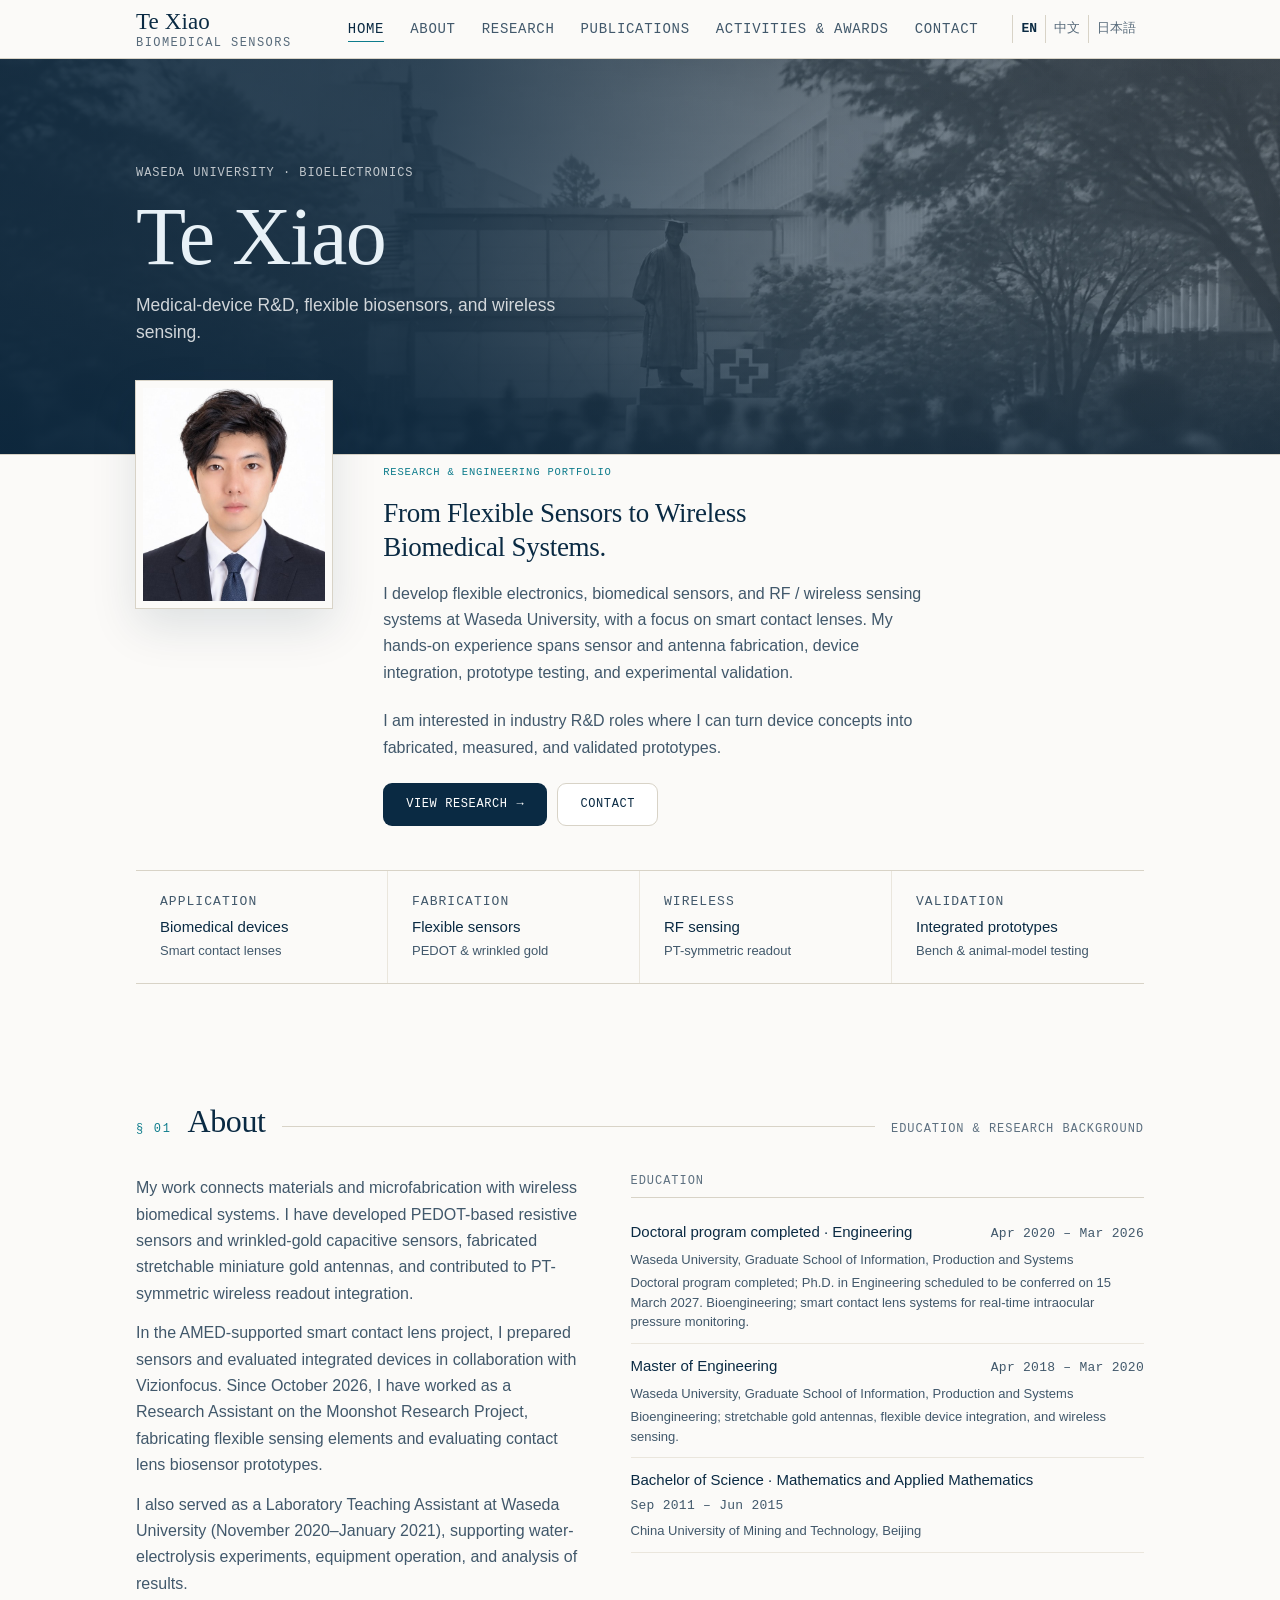
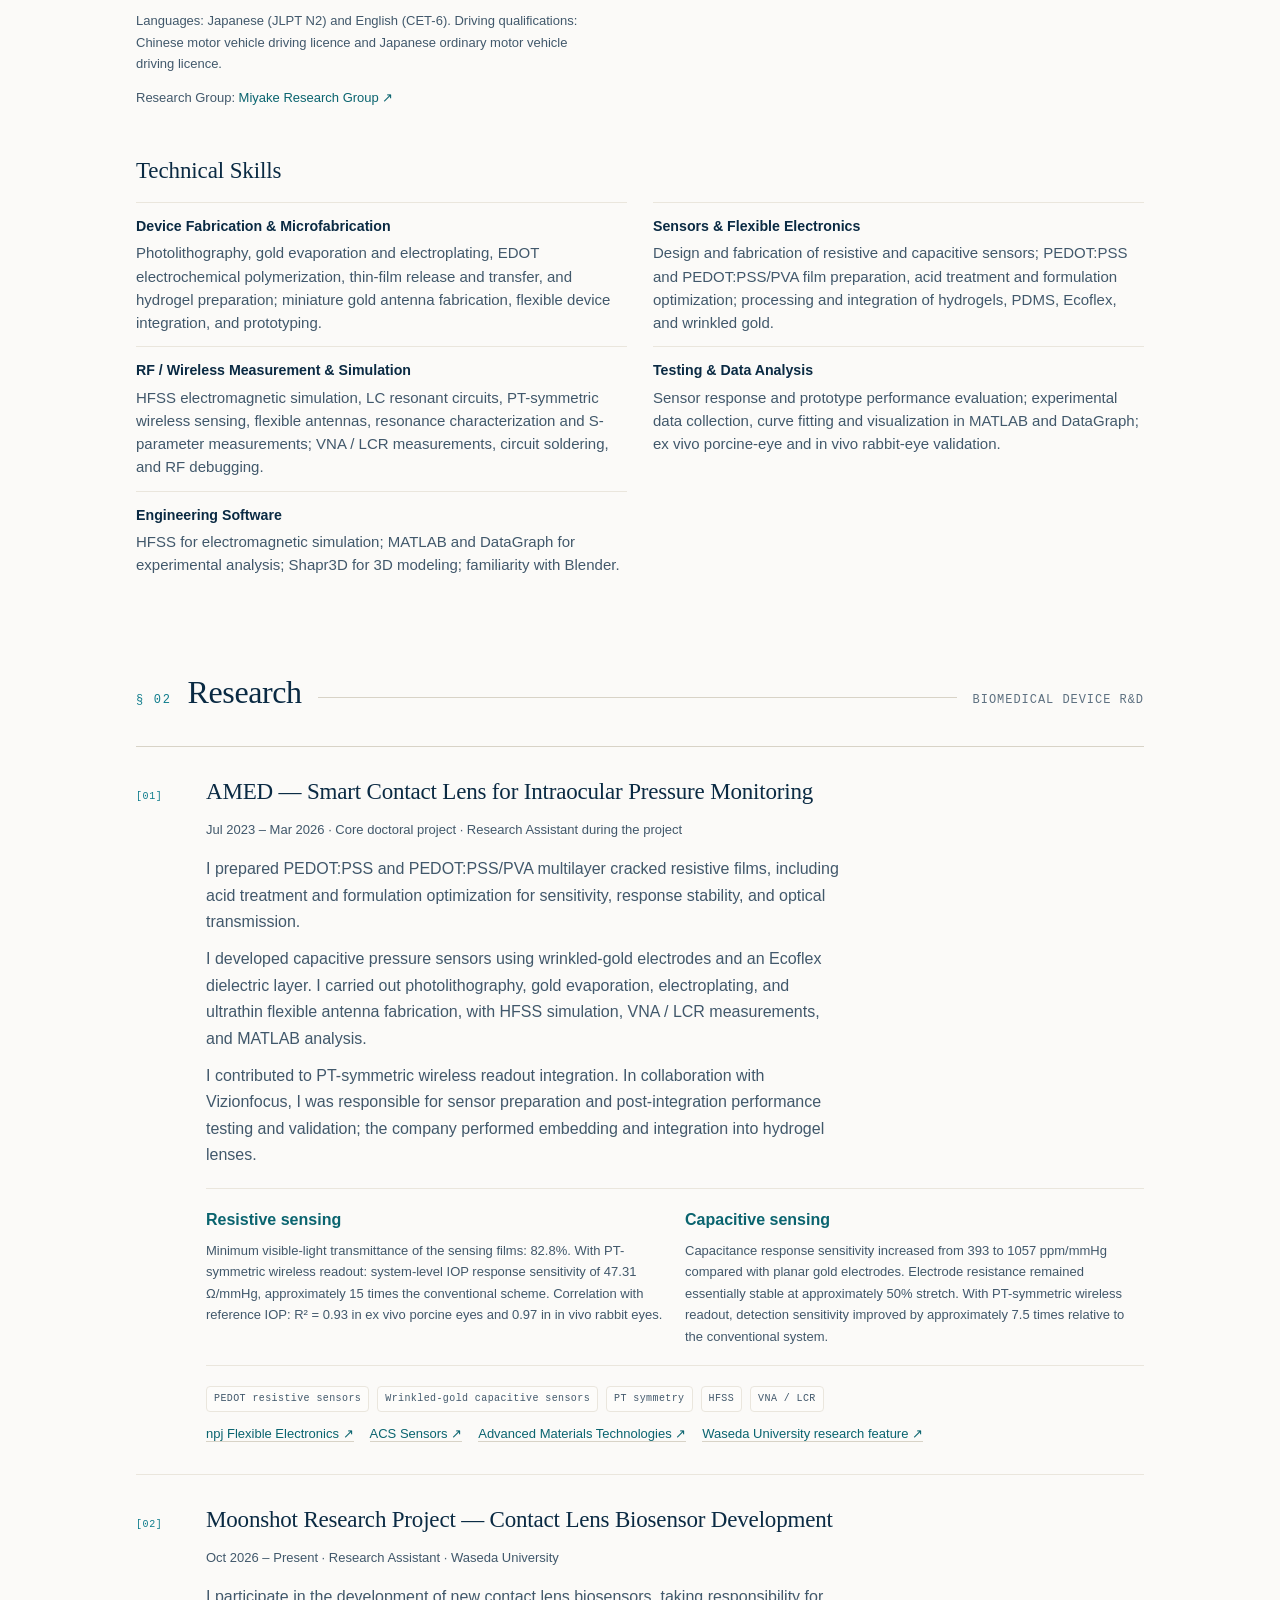
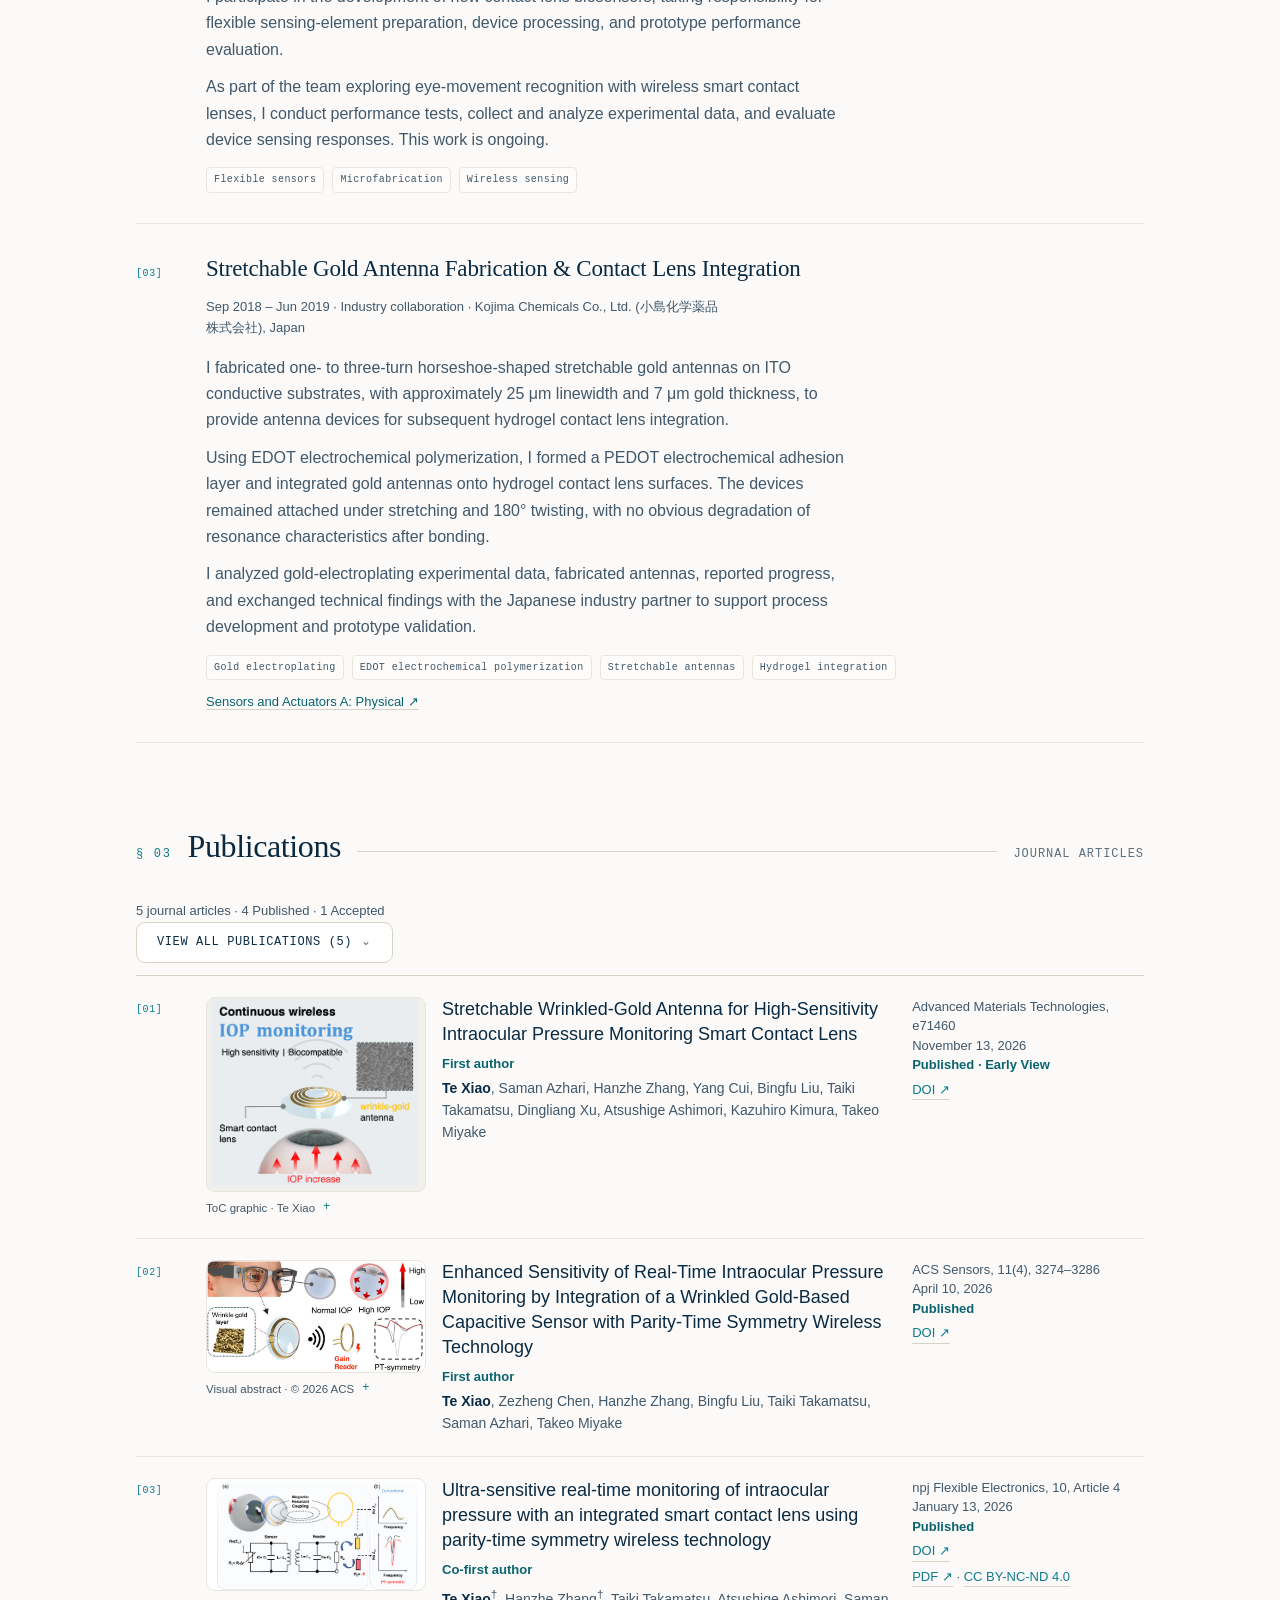
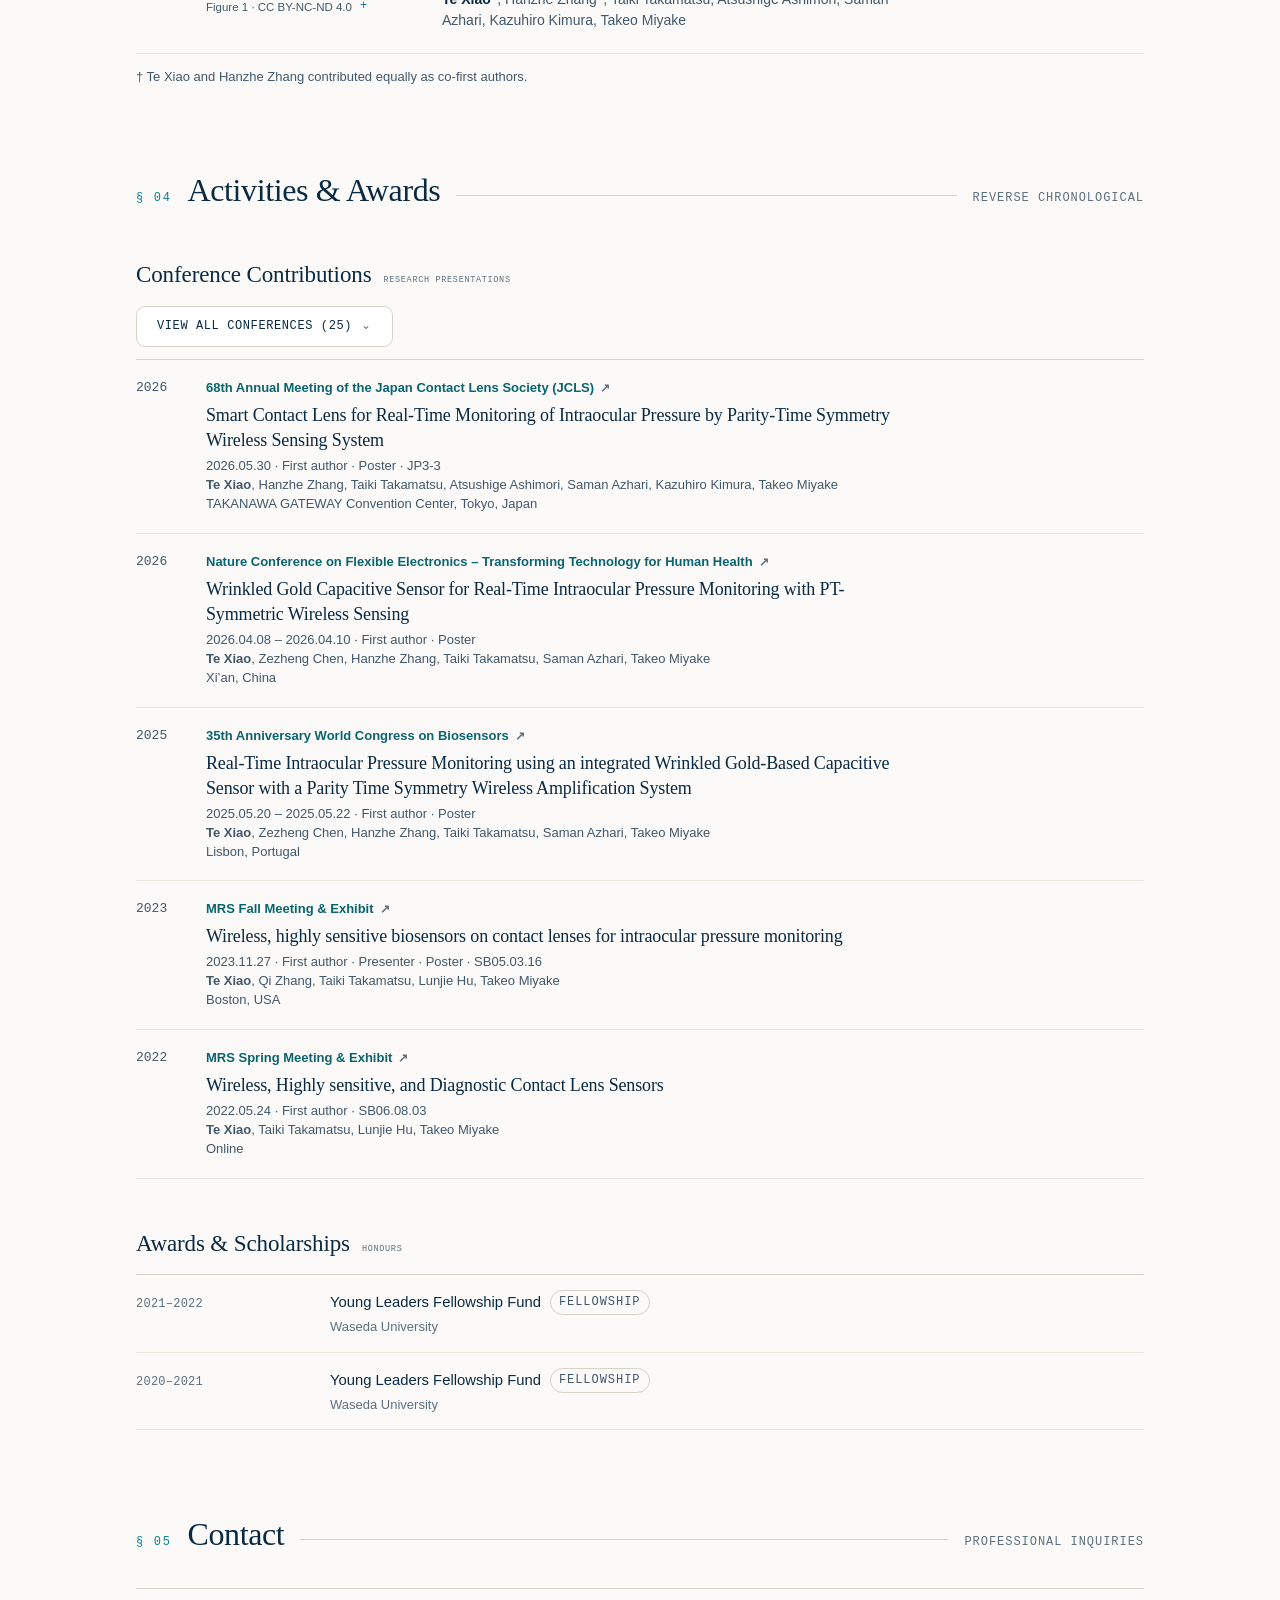
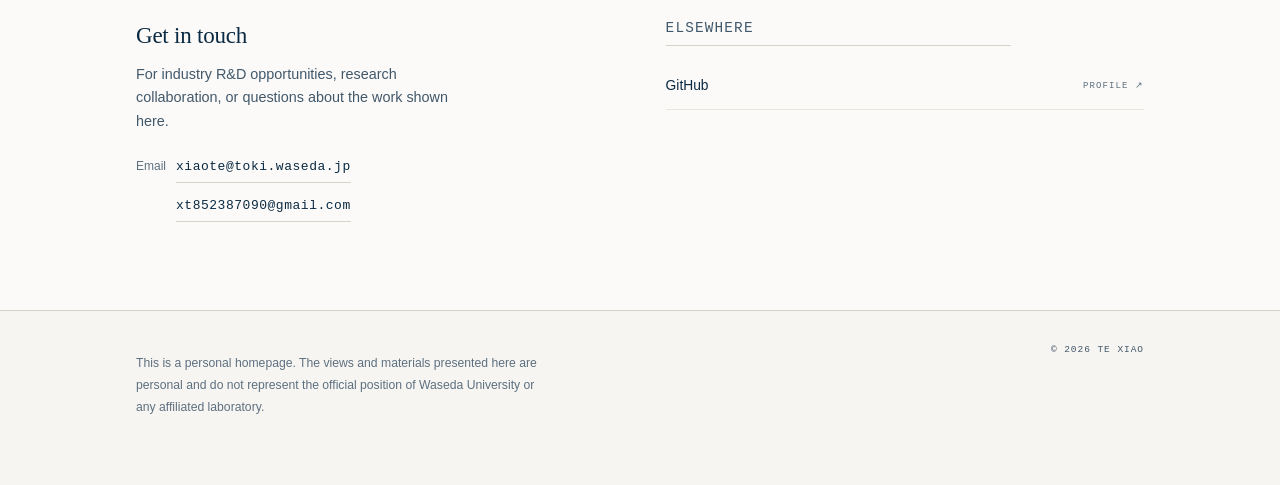
<file: index.html>
<!DOCTYPE html>
<html lang="en">
<head>
<meta charset="utf-8">
<meta name="viewport" content="width=device-width, initial-scale=1">
<title>Te Xiao | Flexible Biosensors &amp; Wireless Sensing</title>
<meta name="description" content="Te Xiao’s research and engineering portfolio: flexible biosensors, smart contact lenses, and wireless sensing systems, from device fabrication and integration to experimental validation.">
<link rel="canonical" href="https://xt-waseda.github.io/">
<meta property="og:title" content="Te Xiao | Flexible Biosensors &amp; Wireless Sensing">
<meta property="og:description" content="Te Xiao’s research and engineering portfolio: flexible biosensors, smart contact lenses, and wireless sensing systems, from device fabrication and integration to experimental validation.">
<meta property="og:type" content="website">
<meta property="og:url" content="https://xt-waseda.github.io/">
<meta property="og:image" content="https://xt-waseda.github.io/assets/images/te-xiao-portrait.jpg">
<meta property="og:image:type" content="image/jpeg">
<meta property="og:image:width" content="540">
<meta property="og:image:height" content="720">
<meta property="og:image:alt" content="Portrait of Te Xiao">
<meta name="twitter:card" content="summary">
<meta name="twitter:title" content="Te Xiao | Flexible Biosensors &amp; Wireless Sensing">
<meta name="twitter:description" content="Te Xiao’s research and engineering portfolio: flexible biosensors, smart contact lenses, and wireless sensing systems, from device fabrication and integration to experimental validation.">
<meta name="twitter:image" content="https://xt-waseda.github.io/assets/images/te-xiao-portrait.jpg">
<meta name="twitter:image:alt" content="Portrait of Te Xiao">
<meta name="theme-color" content="#08243B">
<link rel="icon" href="data:image/svg+xml,%3Csvg xmlns='http://www.w3.org/2000/svg' viewBox='0 0 64 64'%3E%3Crect width='64' height='64' fill='%2308243B'/%3E%3Ctext x='32' y='45' font-family='Georgia,serif' font-size='38' fill='%23FBFAF8' text-anchor='middle'%3ET%3C/text%3E%3C/svg%3E">
<link rel="stylesheet" href="assets/css/site.css">
<noscript><style>.reveal{opacity:1!important;transform:none!important}</style></noscript>
</head>
<body id="home">
<a class="skip-link" href="#main-content" data-copy="skip">Skip to main content</a>

<!-- ============ NAV ============ -->
<header class="nav">
  <div class="wrap nav-in">
    <a class="brand" href="#home">
      <b>Te Xiao</b>
      <span data-copy="brand">Biomedical Sensors</span>
    </a>

    <button class="menu-btn" id="menu-btn" type="button" data-copy="menu" aria-expanded="false" aria-controls="navlinks">MENU</button>

    <nav class="navlinks" id="navlinks" aria-label="Main navigation" data-label="nav">
      <a href="#home" data-copy="home">Home</a>
      <a href="#about" data-copy="about">About</a>
      <a href="#projects" data-copy="research">Research</a>
      <a href="#publications" data-copy="publications">Publications</a>
      <a href="#activities" data-copy="activities">Activities &amp; Awards</a>
      <a href="#contact" data-copy="contact">Contact</a>
    </nav>

    <div class="lang" role="group" aria-label="Site language" data-label="language">
      <button type="button" lang="en" data-locale="en" aria-pressed="true" aria-label="English">EN</button>
      <button type="button" lang="zh-Hans" data-locale="zh-Hans" aria-pressed="false">中文</button>
      <button type="button" lang="ja" data-locale="ja" aria-pressed="false">日本語</button>
    </div>
  </div>
</header>

<!-- ============ UNIVERSITY BANNER ============ -->
<main id="main-content">
<section class="banner">
  <div class="wrap banner-inner">
    <p class="eyebrow" data-copy="eyebrow">Waseda University · Bioelectronics</p>
    <h1>Te Xiao</h1>
    <p class="sub">Medical-device R&amp;D, flexible biosensors, and wireless sensing.</p>
  </div>
</section>

<!-- ============ HOME / INTRO ============ -->
<section class="intro wrap">
  <div class="intro-grid">
    <div class="portrait">
      <div class="ph"><b data-copy="portrait">Portrait</b></div>
    </div>

    <div class="intro-body">
      <p class="kicker" data-copy="portfolio">Research &amp; Engineering Portfolio</p>
      <h2 id="intro-headline">From Flexible Sensors to Wireless Biomedical Systems.</h2>

      <div id="intro-text">
        <p>Loading profile…</p>
      </div>

      <div class="intro-actions">
        <a class="btn p" href="#projects"><span data-copy="viewResearch">View research</span> <span class="ar">→</span></a>
        <a class="btn s" href="#contact" data-copy="contact">Contact</a>
      </div>
    </div>
  </div>

  <dl class="facts" id="facts"></dl>
</section>

<!-- ============ ABOUT ============ -->
<section class="section wrap" id="about">
  <div class="sec-head reveal">
    <span class="num">§ 01</span>
    <h2 data-copy="about">About</h2>
    <span class="rule"></span>
    <span class="aside" data-copy="educationBackground">Education &amp; research background</span>
  </div>

  <div class="about-grid">
    <div class="reveal">
      <div class="about-paras" id="about-paras"></div>
      <p class="about-affiliation"><span data-copy="researchGroupLabel">Research Group: </span><a href="https://miyake.w.waseda.jp/" target="_blank" rel="noopener noreferrer"><span data-copy="researchGroupName">Miyake Research Group</span> <span aria-hidden="true">↗</span></a></p>
    </div>

    <div class="reveal">
      <div class="side-block">
        <p class="side-title" data-copy="education">Education</p>
        <ul class="edu" id="about-education"></ul>
      </div>
    </div>
  </div>

  <div class="sub-block reveal" id="technical-skills">
    <div class="sub-title"><h3 data-copy="skills">Technical Skills</h3></div>
    <dl class="skills" id="about-skills"></dl>
  </div>
</section>

<!-- ============ RESEARCH ============ -->
<section class="section wrap" id="projects">
  <div class="sec-head reveal">
    <span class="num">§ 02</span>
    <h2 data-copy="research">Research</h2>
    <span class="rule"></span>
    <span class="aside" data-copy="deviceRD">Biomedical device R&amp;D</span>
  </div>

  <ol class="research-list" id="research-list"></ol>
</section>

<!-- ============ PUBLICATIONS ============ -->
<section class="section wrap" id="publications">
  <div class="sec-head reveal">
    <span class="num">§ 03</span>
    <h2 data-copy="publications">Publications</h2>
    <span class="rule"></span>
    <span class="aside" data-copy="journalArticles">Journal articles</span>
  </div>

  <p class="pub-footnote" id="pub-summary"></p>
  <div class="reference-controls">
    <div class="more-row" hidden>
      <button class="more-btn" id="pub-toggle" type="button"
              aria-expanded="false" aria-controls="pubs-list">View all publications (5)</button>
    </div>
  </div>
  <ol class="pubs reveal" id="pubs-list"></ol>
  <p class="pub-footnote" id="pub-equal-note" hidden></p>
</section>

<!-- ============ ACTIVITIES & AWARDS ============ -->
<section class="section wrap" id="activities">
  <div class="sec-head reveal">
    <span class="num">§ 04</span>
    <h2 data-copy="activities">Activities &amp; Awards</h2>
    <span class="rule"></span>
    <span class="aside" data-copy="chronological">Reverse chronological</span>
  </div>

  <div class="sub-block reveal" id="conferences">
    <div class="sub-title">
      <h3 data-copy="conferences">Conference Contributions</h3>
      <span class="count" data-copy="researchPresentations">Research presentations</span>
    </div>
    <div class="reference-controls">
      <div class="more-row" hidden>
        <button class="more-btn" id="act-toggle" type="button"
                aria-expanded="false" aria-controls="activities-list">View All Conferences</button>
      </div>
    </div>
    <div class="tl" id="activities-list"></div>
  </div>

  <div class="sub-block reveal" id="awards">
    <div class="sub-title">
      <h3 data-copy="awards">Awards &amp; Scholarships</h3>
      <span class="count" data-copy="honours">Honours</span>
    </div>
    <ul class="awards" id="awards-list"></ul>
  </div>
</section>

<!-- ============ CONTACT ============ -->
<section class="section wrap" id="contact">
  <div class="sec-head reveal">
    <span class="num">§ 05</span>
    <h2 data-copy="contact">Contact</h2>
    <span class="rule"></span>
    <span class="aside" data-copy="inquiries">Professional inquiries</span>
  </div>

  <div class="contact reveal">
    <div>
      <h3 data-copy="getInTouch">Get in touch</h3>
      <p data-copy="contactIntro">For industry R&amp;D opportunities, research collaboration, or questions about the work shown here.</p>
      <div class="contact-methods" id="contact-methods"></div>
    </div>
    <div>
      <p class="side-title" data-copy="elsewhere">Elsewhere</p>
      <ul class="links" id="contact-links"></ul>
    </div>
  </div>
</section>

<!-- ============ FOOTER ============ -->
</main>
<footer class="footer">
  <div class="wrap foot">
    <p class="disc" id="foot-note">
      This is a personal homepage. The views and materials presented here are personal and do not
      represent the official position of Waseda University or any affiliated laboratory.
    </p>
    <div class="r">
      <b id="foot-copy">© 2026 Te Xiao</b>
    </div>
  </div>
</footer>

<script src="assets/js/site.js"></script>
</body>
</html>
</file>
<file: assets/css/site.css>
/* ============================================================
   Te Xiao — Personal Research & Engineering Portfolio
   Direction A (Lab Notebook) palette + Direction B refinement
   Plain CSS. No frameworks. No external requests.
   ============================================================ */

:root{
  --paper:#FBFAF8;
  --ink:#0A2A43;
  --ink2:#41586B;
  --ink3:#7A8B99;
  --muted-text:#5D7080;
  --rule:#D8D3C7;
  --rule2:#EAE6DD;
  --plate:#F2F0EA;
  --accent:#0E7C8C;
  --accent-2:#0A646F;
  --navy:#08243B;
  --shadow-s:0 8px 22px rgba(10,42,67,.08);
  --shadow-m:0 18px 44px rgba(10,42,67,.12);

  --r:14px;
  --r-sm:9px;

  --cjk:"PingFang SC","Microsoft YaHei","Noto Sans CJK SC","Noto Sans SC";
  --serif:"Iowan Old Style","Palatino Linotype",Palatino,"Baskerville","Book Antiqua",Georgia,var(--cjk),serif;
  --sans:-apple-system,BlinkMacSystemFont,"Helvetica Neue","Segoe UI",Arial,var(--cjk),sans-serif;
  --mono:"SFMono-Regular","SF Mono",Menlo,Consolas,"Liberation Mono",var(--cjk),monospace;
  --tracking-nav:.05em;
  --tracking-label:.08em;
  --tracking-tag:.04em;

  --text-body:16px;
  --text-small:13px;
  --text-section:clamp(25px,2.6vw,32px);
  --text-research:clamp(20px,2vw,23px);
  --text-reference:clamp(16px,1.6vw,18px);
  --leading-body:1.65;

  --wrap:1120px;
  --gutter:clamp(20px,4.5vw,56px);
  --nav-h:58px;
  --overlap:clamp(46px,6vw,74px);   /* how far the portrait rises into the banner */
}

:root:lang(ja){
  --cjk:"Hiragino Kaku Gothic ProN","Hiragino Sans","Yu Gothic",Meiryo,"Noto Sans CJK JP","Noto Sans JP";
}
:root:is(:lang(zh),:lang(ja)){
  --tracking-nav:0;
  --tracking-label:0;
  --tracking-tag:0;
}

*{box-sizing:border-box}
html{scroll-behavior:smooth;-webkit-text-size-adjust:100%;scroll-padding-top:calc(var(--nav-offset,var(--nav-h)) + 16px)}
body{
  margin:0;background:var(--paper);color:var(--ink);
  font-family:var(--sans);font-size:var(--text-body);line-height:var(--leading-body);
  -webkit-font-smoothing:antialiased;
}
img{max-width:100%;display:block}
a{color:inherit;text-decoration:none}
::selection{background:rgba(14,124,140,.16)}

.wrap{max-width:var(--wrap);margin-inline:auto;padding-inline:var(--gutter)}

/* anchor targets clear the sticky nav via html{scroll-padding-top}; a
   per-section scroll-margin would be added on top of it — do not re-add. */

/* ---------- shared atoms ---------- */
.kicker{
  font:400 10.5px/1 var(--mono);letter-spacing:var(--tracking-label);text-transform:uppercase;
  color:var(--accent);margin:0 0 18px;
}
.chip{
  display:inline-flex;align-items:center;gap:6px;
  font:400 9.5px/1 var(--mono);letter-spacing:.12em;text-transform:uppercase;
  color:var(--ink2);background:#fff;border:1px solid var(--rule);
  padding:6px 9px;border-radius:99px;
}
.chip.solid{background:var(--ink);border-color:var(--ink);color:#fff}
.chip.dark{background:rgba(255,255,255,.12);border-color:rgba(255,255,255,.28);color:#fff;backdrop-filter:blur(6px)}
.chip .dot{width:5px;height:5px;border-radius:50%;background:var(--accent);display:block}
.chip.dark .dot{background:#7FD8E4}

.btn{
  display:inline-flex;align-items:center;gap:9px;
  padding:13px 22px;border-radius:var(--r-sm);border:1px solid transparent;
  font:500 12px/1.25 var(--mono);letter-spacing:var(--tracking-nav);text-transform:uppercase;
  cursor:pointer;transition:transform .28s cubic-bezier(.22,.61,.36,1),box-shadow .28s,background .28s,border-color .28s;
}
.btn.p{background:var(--ink);color:#fff}
.btn.p:hover{background:#123553;transform:translateY(-1px);box-shadow:0 12px 26px rgba(10,42,67,.22)}
.btn.s{background:#fff;color:var(--ink);border-color:var(--rule)}
.btn.s:hover{border-color:var(--ink3);transform:translateY(-1px);box-shadow:var(--shadow-s)}
.btn .ar{transition:transform .28s}
.btn:hover .ar{transform:translateX(3px)}

/* ---------- top navigation ---------- */
.nav{
  --muted-text:#586B7B;
  position:sticky;top:0;z-index:60;
  background:rgba(251,250,248,.94);
  backdrop-filter:saturate(180%) blur(14px);
  border-bottom:1px solid var(--rule);
}
.nav-in{
  display:flex;align-items:center;gap:clamp(16px,3vw,34px);
  min-height:var(--nav-h);position:relative;flex-wrap:wrap;row-gap:4px;
}
.brand{display:block;line-height:1.1;overflow-wrap:anywhere}
.brand b{font-family:var(--serif);font-size:23px;font-weight:400;letter-spacing:.005em;display:block}
.brand span{
  display:block;margin-top:3px;
  font:400 12px/1 var(--mono);letter-spacing:.12em;text-transform:uppercase;color:var(--muted-text);
}
.navlinks{display:flex;align-items:center;flex-wrap:wrap;min-width:0;gap:clamp(14px,2.2vw,26px);margin-left:auto}
.navlinks a{
  position:relative;padding:6px 0;overflow-wrap:anywhere;
  font:500 14px/1 var(--mono);letter-spacing:var(--tracking-nav);text-transform:uppercase;color:var(--ink2);
  transition:color .24s;
}
.navlinks a::after{
  content:"";position:absolute;left:0;right:0;bottom:0;height:1px;
  background:var(--accent);transform:scaleX(0);transform-origin:left;transition:transform .28s;
}
.navlinks a:hover{color:var(--ink)}
.navlinks a:hover::after,.navlinks a.active::after{transform:scaleX(1)}
.navlinks a.active{color:var(--ink)}
.lang{
  display:flex;align-items:center;border-left:1px solid var(--rule);
  font:400 13px/1 var(--mono);letter-spacing:.1em;color:var(--muted-text);
}
.lang button{
  border:0;background:transparent;color:inherit;font:inherit;padding:6px 8px;
  min-width:24px;min-height:28px;white-space:nowrap;cursor:pointer;line-height:1.3;
}
.lang button + button{border-left:1px solid var(--rule)}
.lang button[aria-pressed="true"]{color:var(--ink);font-weight:700}
.lang button:hover{color:var(--accent-2)}
.lang button:focus-visible{outline:2px solid var(--accent);outline-offset:-2px}
.conference-link:focus-visible{outline:2px solid var(--accent);outline-offset:2px}
.menu-btn{
  display:none;margin-left:auto;min-width:38px;min-height:34px;padding-inline:6px;white-space:nowrap;
  align-items:center;justify-content:center;
  background:#fff;border:1px solid var(--rule);border-radius:var(--r-sm);
  font:500 12px/1.25 var(--mono);letter-spacing:var(--tracking-nav);color:var(--ink);cursor:pointer;
}

/* ---------- university banner ---------- */
/* --scrim is the flat navy veil laid over the photo; the gradient on top of it
   keeps the headline readable at both ends of the banner. */
.banner{
  --scrim:.14;
  position:relative;isolation:isolate;overflow:hidden;
  min-height:clamp(330px,44vh,500px);
  display:flex;align-items:flex-end;
  background:var(--navy) var(--banner-img, none) center 45% / cover no-repeat;
  border-bottom:1px solid var(--rule);
}
.banner.has-image{--scrim:.14}
.banner::before{ /* hatch placeholder, only when no image configured */
  content:"";position:absolute;inset:0;z-index:0;
  background:
    repeating-linear-gradient(-45deg,transparent 0 13px,rgba(255,255,255,.045) 13px 14px),
    radial-gradient(120% 90% at 20% 0%,#12395A 0%,var(--navy) 62%);
}
.banner.has-image::before{display:none}
.banner::after{
  /* navy scrim. The vertical layer keeps the headline block dark; the horizontal
     layer lets the photo read on the right, away from the text. */
  content:"";position:absolute;inset:0;z-index:1;
  background-image:
    linear-gradient(90deg,rgba(8,36,59,.80) 0%,rgba(8,36,59,.72) 34%,rgba(8,36,59,.34) 62%,rgba(8,36,59,.16) 100%),
    linear-gradient(180deg,rgba(8,36,59,.08) 0%,rgba(8,36,59,.16) 58%,rgba(8,36,59,.56) 100%),
    linear-gradient(180deg,rgba(8,36,59,var(--scrim)),rgba(8,36,59,var(--scrim)));
}
/* without a photo the hatch already carries the texture — keep the veil plain */
.banner:not(.has-image)::after{
  background-image:
    linear-gradient(180deg,rgba(8,36,59,.34) 0%,rgba(8,36,59,.20) 40%,rgba(8,36,59,.72) 100%);
}
.banner-inner{
  position:relative;z-index:2;width:100%;
  padding-top:clamp(40px,6vw,72px);
  padding-bottom:calc(var(--overlap) + 34px);
}
.banner h1{
  font-family:var(--serif);font-weight:400;
  font-size:clamp(40px,7vw,82px);line-height:1;letter-spacing:-.02em;
  color:#E8F1F7;margin:14px 0 14px;
}
.banner .sub{
  color:rgba(255,255,255,.8);font-size:clamp(14.5px,1.6vw,17.5px);
  max-width:44ch;margin:0;line-height:1.55;
}
.banner .eyebrow{
  font:400 12px/1.3 var(--mono);letter-spacing:var(--tracking-label);text-transform:uppercase;
  color:rgba(255,255,255,.72);margin:0;
}
/* ---------- intro (portrait overlaps banner) ---------- */
.intro{padding-bottom:clamp(4px,1.5vw,18px)}
.intro-grid{
  display:grid;grid-template-columns:196px 1fr;
  gap:clamp(24px,4vw,52px);align-items:start;
  margin-top:calc(-1 * var(--overlap));
}
.portrait{
  position:relative;width:196px;aspect-ratio:1/1.16;overflow:hidden;
  background:var(--plate);
  border:7px solid var(--paper);
  box-shadow:0 0 0 1px var(--rule),var(--shadow-m);
}
.portrait img{width:100%;height:100%;object-fit:cover}
.portrait .ph{
  position:absolute;inset:0;display:grid;place-content:center;gap:5px;text-align:center;
  background:repeating-linear-gradient(-45deg,transparent 0 10px,rgba(10,42,67,.05) 10px 11px);
  font:400 8px/1.9 var(--mono);letter-spacing:.18em;text-transform:uppercase;color:var(--muted-text);
}
.portrait .ph b{display:block;font-weight:400;color:var(--ink2);letter-spacing:.2em}
.portrait.has-image .ph{display:none}

.intro-body{padding-top:clamp(52px,7vw,86px)}
.intro-body h2{
  font-family:var(--serif);font-weight:400;font-size:clamp(21px,2.3vw,27px);
  line-height:1.28;letter-spacing:-.01em;margin:0 0 16px;max-width:30ch;
}
#intro-text p{color:var(--ink2);font-size:var(--text-body);margin:0 0 22px;max-width:62ch}
.intro-actions{display:flex;flex-wrap:wrap;gap:10px}

/* ---------- facts strip ---------- */
.facts{
  display:grid;grid-template-columns:repeat(4,minmax(0,1fr));
  border-top:1px solid var(--rule);border-bottom:1px solid var(--rule);
  margin-top:clamp(30px,4vw,44px);
}
.facts div{min-width:0;padding:clamp(16px,2vw,22px) clamp(14px,2vw,24px);border-right:1px solid var(--rule2)}
.facts div:last-child{border-right:0}
.facts dt{
  font:400 13px/1.35 var(--mono);letter-spacing:var(--tracking-label);text-transform:uppercase;
  color:var(--ink2);margin-bottom:6px;overflow-wrap:anywhere;
}
.facts dd{margin:0;font-size:15px;line-height:1.45;color:var(--ink)}
.facts dd small{display:block;font-size:var(--text-small);line-height:1.45;color:var(--ink2);margin-top:4px}

/* ---------- section frame ---------- */
.section{margin-top:clamp(56px,6.5vw,88px)}
.sec-head{display:flex;align-items:baseline;gap:16px;margin-bottom:clamp(24px,3vw,34px)}
.sec-head .num{font:400 12px/1 var(--mono);letter-spacing:.14em;color:var(--accent);flex:0 0 auto}
.sec-head h2{
  font-family:var(--serif);font-weight:400;font-size:var(--text-section);line-height:1.25;
  letter-spacing:-.012em;margin:0;white-space:nowrap;
}
.sec-head .rule{flex:1;height:1px;background:var(--rule);transform:translateY(-5px)}
.sec-head .aside{
  font:400 12px/1.7 var(--mono);letter-spacing:var(--tracking-label);text-transform:uppercase;
  color:var(--muted-text);text-align:right;flex:0 0 auto;
}

/* ---------- research ---------- */
.research-list{list-style:none;margin:0;padding:0;border-top:1px solid var(--rule);counter-reset:research}
.research-item{
  counter-increment:research;display:grid;grid-template-columns:52px minmax(0,1fr);
  gap:18px;align-items:baseline;padding:clamp(22px,2.6vw,30px) 0;border-bottom:1px solid var(--rule2);
}
.research-item::before{
  content:"[" counter(research,decimal-leading-zero) "]";
  font:400 10px/1 var(--mono);color:var(--accent);letter-spacing:.06em;
}
.research-item h3{
  font:400 var(--text-research)/1.3 var(--serif);
  letter-spacing:-.008em;margin:0 0 12px;
}
.research-item p{max-width:72ch;font-size:var(--text-body);line-height:var(--leading-body);color:var(--ink2);margin:0 0 11px}
.research-tags,.research-links{display:flex;flex-wrap:wrap;list-style:none;padding:0}
.research-tags{gap:6px 8px;margin:14px 0 0}
.research-tags li{
  font:400 10px/1.35 var(--mono);letter-spacing:var(--tracking-tag);
  color:var(--ink2);border:1px solid var(--rule2);background:#FDFCFA;padding:5px 7px;border-radius:4px;
}
.research-links{gap:5px 16px;margin:12px 0 0;font-size:var(--text-small);line-height:1.55}
.research-links a{color:var(--accent-2)}
.research-links a:hover,.research-links a:focus-visible{text-decoration:underline;text-underline-offset:.18em}
.research-item .research-meta{font-size:var(--text-small);color:var(--ink2);margin:0 0 16px;font-variant-numeric:tabular-nums}
.research-results{display:grid;grid-template-columns:repeat(2,minmax(0,1fr));gap:20px;margin:20px 0;padding:18px 0;border-block:1px solid var(--rule2)}
.research-results dt,.pub-contribution{font-weight:600;color:var(--accent-2)}
.research-results dd{margin:6px 0 0;color:var(--ink2);font-size:var(--text-small);line-height:1.65}
.pub-contribution{display:block;margin-top:8px;font-size:var(--text-small)}
.about-paras .credentials{font-size:var(--text-small)}
@media(max-width:700px){.research-results{grid-template-columns:1fr}}

/* ---------- show-more control ---------- */
.more-row{display:flex;justify-content:center;margin-top:20px}
.more-btn{
  display:inline-flex;align-items:center;gap:9px;
  max-width:100%;overflow-wrap:anywhere;padding:12px 20px;border-radius:var(--r-sm);border:1px solid var(--rule);
  background:#fff;color:var(--ink);cursor:pointer;
  font:500 12px/1.25 var(--mono);letter-spacing:var(--tracking-nav);text-transform:uppercase;
  transition:border-color .28s,box-shadow .28s,transform .28s;
}
.more-btn:hover{border-color:var(--ink3);transform:translateY(-1px);box-shadow:var(--shadow-s)}
.more-btn:focus-visible{outline:2px solid var(--accent);outline-offset:3px}
.more-btn .car{display:inline-block;transition:transform .3s;color:var(--muted-text)}
.more-btn[aria-expanded="true"] .car{transform:rotate(180deg)}
.more-row[hidden],.pubs li[hidden],.tl-item[hidden]{display:none}
.reference-controls{display:flex;flex-wrap:wrap;align-items:center;justify-content:space-between;gap:10px;margin-bottom:12px}
.reference-controls .more-row{margin:0}

/* ---------- about ---------- */
.about-grid{
  display:grid;grid-template-columns:minmax(0,1fr) minmax(0,1.15fr);
  gap:clamp(26px,4vw,48px);align-items:start;
}
.about-paras p{font-size:var(--text-body);color:var(--ink2);margin:0 0 13px;max-width:62ch}
.about-paras p:last-child{margin-bottom:0}
.about-affiliation{margin:14px 0 0;color:var(--ink2);font-size:var(--text-small);line-height:1.5}
.about-affiliation a{color:var(--accent-2)}
.about-affiliation a:hover,.about-affiliation a:focus-visible{text-decoration:underline}
.side-block + .side-block{margin-top:28px}
.side-title{
  font:400 9px/1 var(--mono);letter-spacing:var(--tracking-label);text-transform:uppercase;
  color:var(--muted-text);margin:0 0 12px;padding-bottom:10px;border-bottom:1px solid var(--rule);
}
.about-grid .side-title{font-size:12px}
.edu{list-style:none;margin:0;padding:0}
.edu li{padding:11px 0;border-bottom:1px solid var(--rule2)}
.edu-head{display:flex;align-items:baseline;flex-wrap:wrap;justify-content:space-between;gap:2px 14px}
.edu .y{font:400 13px/1.9 var(--mono);letter-spacing:.02em;color:var(--ink2);white-space:nowrap}
.edu .t{font-size:15px;line-height:1.5}
.edu-org,.edu-note{color:var(--ink2);font-size:var(--text-small);line-height:1.5;margin:3px 0 0}
.edu-note{margin-top:4px}
.skills{display:grid;grid-template-columns:repeat(2,minmax(0,1fr));gap:0 26px;margin:0}
.skills div{border-top:1px solid var(--rule2);padding:12px 0}
.skills dt{font-size:14.2px;font-weight:600;color:var(--ink)}
.skills dd{margin:3px 0 0;font-size:15px;line-height:1.55;color:var(--ink2)}

/* ---------- sub blocks (activities / awards) ---------- */
.sub-block{margin-top:clamp(30px,4.5vw,46px)}
.sub-block:first-of-type{margin-top:0}
#technical-skills{margin-top:clamp(30px,4vw,44px)}
.sub-title{display:flex;align-items:baseline;gap:12px;margin-bottom:12px;flex-wrap:wrap}
.sub-title h3{font-family:var(--serif);font-weight:400;font-size:var(--text-research);margin:0;letter-spacing:-.005em}
.sub-title .count{
  font:400 8.5px/1 var(--mono);letter-spacing:var(--tracking-label);text-transform:uppercase;color:var(--muted-text);
}

/* ---------- publications ---------- */
.pubs{list-style:none;margin:0;padding:0;border-top:1px solid var(--rule);counter-reset:p}
.pubs li{
  counter-increment:p;display:grid;grid-template-columns:52px minmax(0,1fr) minmax(176px,23%);
  gap:18px;align-items:start;padding:21px 0;border-bottom:1px solid var(--rule2);
}
.pubs li::before{
  content:"[" counter(p,decimal-leading-zero) "]";
  font:400 10px/1.5 var(--mono);color:var(--accent);letter-spacing:.06em;margin-top:5px;
}
.pub-main{display:flex;align-items:flex-start;gap:16px;min-width:0}
.pub-figure{flex:0 0 clamp(160px,18vw,220px);min-width:0;margin:0}
.pub-thumb:empty{display:none}
.pub-thumb{display:block;width:100%;flex:none}
.pub-thumb img{
  display:block;width:100%;height:auto;object-fit:contain;
  background:var(--plate);border:1px solid var(--rule2);border-radius:var(--r-sm);
}
.pub-image-credit{margin-top:8px;font-size:11.5px;line-height:1.45;color:var(--ink2)}
.pub-image-details summary{display:flex;align-items:flex-start;gap:8px;cursor:pointer;list-style:none}
.pub-image-details summary::-webkit-details-marker{display:none}
.pub-image-details summary::after{content:"+";flex:none;color:var(--accent);font:400 12px/1.3 var(--mono)}
.pub-image-details[open] summary::after{content:"−"}
.pub-image-details summary:focus-visible{outline:2px solid var(--accent);outline-offset:3px;border-radius:2px}
.pub-image-credit-full{display:block;margin-top:7px}
.pub-image-links{display:flex;flex-wrap:wrap;gap:8px}
.pub-t{min-width:0;overflow-wrap:anywhere;font-size:var(--text-reference);line-height:1.4}
.pub-t em{font-style:normal;color:var(--ink2)}
.pub-link{color:inherit;text-decoration:none;border-bottom:1px solid transparent;transition:border-color .2s,color .2s}
.pub-link:hover{color:var(--accent-2);border-bottom-color:var(--accent)}
.pub-a{display:block;margin-top:5px;font-size:14px;line-height:1.55;color:var(--ink2)}
.pub-a strong{color:var(--ink)}
.pub-a sup,.pub-footnote{color:var(--ink2)}
.pub-footnote{font-size:var(--text-small);margin:12px 0 0}
.pub-v{
  font:400 var(--text-small)/1.5 var(--sans);
  color:var(--ink2);text-align:left;white-space:normal;overflow-wrap:break-word;
}
.pub-status{color:var(--accent-2)}
.pub-v .pub-doi{display:inline-block;margin-top:5px}
.pub-doi{color:var(--accent);text-decoration:none;border-bottom:1px solid var(--rule)}
.pub-doi:hover{color:var(--accent-2);border-bottom-color:var(--accent)}

/* ---------- activities timeline ---------- */
.tl{border-top:1px solid var(--rule)}
.tl-item{
  display:grid;grid-template-columns:52px minmax(0,1fr);gap:18px;
  padding:19px 0;border-bottom:1px solid var(--rule2);
}
.tl-date{
  font:400 var(--text-small)/1.45 var(--mono);color:var(--ink2);
}
.tl-event{
  color:var(--accent-2);font-size:var(--text-small);font-weight:600;
  line-height:1.45;margin:0 0 5px;overflow-wrap:anywhere;
}
.tl-body h3{
  font:400 var(--text-reference)/1.4 var(--serif);
  letter-spacing:-.008em;margin:0 0 4px;max-width:76ch;
}
.tl-place{color:var(--ink2);font-size:var(--text-small);line-height:1.45;margin:0}
.conference-link{
  display:inline-block;margin-left:6px;color:var(--muted-text);font-size:12px;
  line-height:1;text-decoration:none;
}
.conference-link:hover,.conference-link:focus-visible{color:var(--accent-2)}
.tl-link{
  display:inline-flex;align-items:center;gap:6px;margin-top:10px;
  font:400 9.5px/1 var(--mono);letter-spacing:.12em;text-transform:uppercase;
  color:var(--accent);border-bottom:1px solid rgba(14,124,140,.35);padding-bottom:3px;
}
.tl-link:hover{color:var(--accent-2);border-bottom-color:var(--accent-2)}
.tl-media{margin-top:12px;max-width:260px;border:1px solid var(--rule2);border-radius:8px;overflow:hidden;background:var(--plate)}
.tl-media img{width:100%;height:auto}

/* ---------- awards ---------- */
.awards{list-style:none;margin:0;padding:0;border-top:1px solid var(--rule)}
.awards li{
  display:grid;grid-template-columns:minmax(10rem,max-content) minmax(0,1fr);gap:clamp(14px,3vw,34px);
  padding:15px 0;border-bottom:1px solid var(--rule2);align-items:baseline;
}
.awards .y{font:400 12px/1.6 var(--mono);letter-spacing:.02em;color:var(--muted-text)}
.awards .t{font-size:14.8px;line-height:1.5}
.awards .t small{display:block;color:var(--muted-text);font-size:13px;margin-top:2px}
.awards .k{
  display:inline-block;margin-left:9px;vertical-align:2px;
  font:400 12px/1.25 var(--mono);letter-spacing:var(--tracking-label);text-transform:uppercase;
  color:var(--ink2);border:1px solid var(--rule);padding:4px 8px;border-radius:99px;white-space:nowrap;
}

/* ---------- contact ---------- */
.contact{
  display:grid;grid-template-columns:1fr 1fr;gap:clamp(24px,4vw,56px);
  align-items:start;border-top:1px solid var(--rule);padding-top:clamp(24px,3vw,32px);
}
.contact h3{
  font-family:var(--serif);font-weight:400;font-size:clamp(19px,2vw,23px);
  margin:0 0 12px;letter-spacing:-.01em;line-height:1.3;
}
.contact p{font-size:14.4px;color:var(--ink2);margin:0 0 18px;max-width:40ch}
.mailto{
  display:inline-flex;align-items:center;gap:9px;
  font:400 13px/1 var(--mono);letter-spacing:.04em;color:var(--ink);
  border-bottom:1px solid var(--rule);padding-bottom:6px;transition:.24s;
}
.mailto:hover{border-bottom-color:var(--accent);color:var(--accent-2)}
.links{list-style:none;margin:0;padding:0;display:grid;gap:2px}
.links a{
  display:flex;align-items:center;justify-content:space-between;gap:14px;
  padding:11px 0;border-bottom:1px solid var(--rule2);
  font-size:13.8px;transition:.24s;
}
.links a:hover{color:var(--accent-2)}
.links a span:last-child{font:400 9px/1 var(--mono);letter-spacing:.12em;text-transform:uppercase;color:var(--muted-text)}
.note-line{
  display:block;width:max-content;max-width:100%;padding-bottom:5px;
  font:400 11px/1.7 var(--mono);letter-spacing:.04em;color:var(--muted-text);
  border-bottom:1px dashed var(--rule);
}

/* ---------- coming soon ---------- */
/* Public placeholder for sections whose content is not published yet.
   Deliberately restrained: no dashed "unfinished" frame, no authoring text. */
.soon{
  max-width:62ch;background:#fff;border:1px solid var(--rule2);
  border-left:2px solid var(--accent);border-radius:var(--r);
  padding:clamp(19px,2.5vw,25px) clamp(20px,2.7vw,27px);
}
.soon b{
  display:block;font:400 9.5px/1 var(--mono);letter-spacing:.2em;
  text-transform:uppercase;color:var(--accent);margin-bottom:10px;
}
.soon p{margin:0;font-size:13.8px;line-height:1.72;color:var(--ink2)}
/* the list wrappers are grids — let a notice span the full row */
.pubs li.soon-li,.awards li.soon-li{display:block;padding:0;border:0;grid-template-columns:none}
.pubs li.soon-li .soon,.awards li.soon-li .soon{max-width:none}
.tl .soon{max-width:none}
.contact.is-single{grid-template-columns:1fr}
.contact.is-single .soon{max-width:52ch}

/* ---------- empty state ---------- */
.empty{
  border:1px dashed var(--rule);border-radius:var(--r);
  background:#fff;padding:18px 20px;
  font:400 11.5px/1.85 var(--mono);letter-spacing:.02em;color:var(--muted-text);
}
.empty b{display:block;color:var(--ink2);font-weight:400;letter-spacing:.12em;text-transform:uppercase;font-size:9.5px;margin-bottom:6px}
.empty code{font-family:var(--mono);color:var(--accent-2);background:rgba(14,124,140,.06);padding:1px 5px;border-radius:3px}

/* ---------- footer ---------- */
.footer{
  margin-top:clamp(56px,7vw,88px);border-top:1px solid var(--rule);
  padding:30px 0 54px;background:#F7F5F1;
}
.foot{
  display:flex;flex-wrap:wrap;gap:18px 48px;justify-content:space-between;align-items:flex-start;
}
.foot .disc{max-width:62ch;font-size:12.2px;line-height:1.8;color:var(--muted-text)}
.foot .r{text-align:right;font:400 9.5px/1.9 var(--mono);letter-spacing:.1em;text-transform:uppercase;color:var(--muted-text)}
.foot .r b{display:block;color:var(--ink2);font-weight:400}

/* ---------- load notice (file:// case) ---------- */
.notice{
  position:fixed;left:50%;bottom:18px;transform:translateX(-50%);z-index:90;
  max-width:min(92vw,640px);
  background:var(--ink);color:#fff;border-radius:99px;
  padding:11px 20px;font:400 11.5px/1.6 var(--mono);letter-spacing:.02em;
  box-shadow:0 12px 30px rgba(10,42,67,.28);
}
.notice b{color:#7FD8E4;font-weight:500}

/* ---------- motion ---------- */
.reveal{opacity:0;transform:translateY(12px)}
.reveal.in{
  opacity:1;transform:none;
  transition:opacity .7s cubic-bezier(.22,.61,.36,1),transform .7s cubic-bezier(.22,.61,.36,1);
}
@media (prefers-reduced-motion:reduce){
  html{scroll-behavior:auto}
  .reveal{opacity:1!important;transform:none!important;transition:none!important}
  .btn{transition:none}
}

.contact-methods{display:grid;gap:9px}
.contact-methods > div{display:flex;align-items:baseline;gap:10px;flex-wrap:wrap}
.contact-methods p{margin:0}
.contact-emails{display:grid;gap:8px;list-style:none;padding:0;margin:0;min-width:0}
.contact-emails a{display:inline-block;max-width:100%;line-height:1.3;overflow-wrap:anywhere}
.contact-label{font-size:12px;color:var(--muted-text)}

/* ---------- responsive ---------- */
@media(max-width:980px){
  .about-grid{grid-template-columns:1fr;gap:30px}
}

@media(max-width:1080px){
  :root{--nav-h:54px}
  .nav-in{gap:4px 10px;padding-block:5px}
  .brand{flex:1 1 min-content;min-width:min(100%,4em)}
  .brand b{font-size:16.5px}
  .brand span{font-size:10px;line-height:1.25}
  .lang{flex:none;font-size:11px;letter-spacing:0}
  .lang button{padding-inline:5px}
  .navlinks{
    position:absolute;left:0;right:0;top:100%;
    flex-direction:column;flex-wrap:nowrap;align-items:stretch;gap:0;margin:0;
    background:var(--paper);border-bottom:1px solid var(--rule);
    box-shadow:var(--shadow-m);display:none;padding:6px 0 10px;
  }
  .navlinks.open{display:flex}
  .navlinks a{padding:13px var(--gutter)}
  .navlinks a::after{display:none}
  .navlinks a.active{color:var(--accent-2)}
  .menu-btn{display:inline-flex}
}

@media(max-width:820px){
  :root{--overlap:clamp(34px,7vw,46px)}
  .intro-grid{grid-template-columns:1fr;gap:0;margin-top:calc(-1 * clamp(38px,7vw,56px))}
  .portrait{width:124px;margin-inline:auto}
  .intro-body{padding-top:26px}
  .intro-body h2{max-width:none}

  .banner{min-height:clamp(360px,48vh,460px)}
  /* narrow screens wrap the headline across the full width, so the left/right
     asymmetry no longer applies — fall back to a straight vertical scrim */
  .banner::after{
    background-image:
      linear-gradient(180deg,rgba(8,36,59,.14) 0%,rgba(8,36,59,.60) 38%,rgba(8,36,59,.86) 100%),
      linear-gradient(180deg,rgba(8,36,59,.34),rgba(8,36,59,.34));
  }

  .facts{grid-template-columns:repeat(2,minmax(0,1fr))}
  .facts div:nth-child(2){border-right:0}
  .facts div:nth-child(-n+2){border-bottom:1px solid var(--rule2)}
  .contact{grid-template-columns:1fr;gap:26px}
  .sec-head .aside{display:none}
  .sec-head h2{white-space:normal}
}

@media(max-width:560px){
  :root{--text-body:15.5px}
  body{overflow-wrap:anywhere}
  .edu .y,.awards .k{white-space:normal}
  .facts div{padding:15px 13px}
  .skills{grid-template-columns:1fr}
  .pubs li{grid-template-columns:28px minmax(0,1fr);gap:9px}
  .pubs .pub-v{grid-column:2}
  .tl-item{grid-template-columns:1fr;gap:5px}
  .awards li{grid-template-columns:1fr;gap:5px;padding:13px 0}
  .awards .k{margin-left:8px}
  .research-item{grid-template-columns:28px minmax(0,1fr);gap:8px}
  .pub-main{flex-direction:column;gap:12px}
  .pub-figure{width:min(100%,320px);flex:0 0 auto}
  .foot{flex-direction:column}
  .foot .r{text-align:left}
  .banner h1{font-size:clamp(34px,10vw,48px)}
}

@media(max-width:300px){
  html{scroll-padding-top:16px}
  .nav{position:relative}
  .navlinks{position:static;order:1;width:100%;box-shadow:none}
  .navlinks a{padding-inline:0}
  .lang{margin-inline-start:auto}
  .facts{grid-template-columns:minmax(0,1fr)}
  .facts div{border-right:0;border-bottom:1px solid var(--rule2)}
  .facts div:last-child{border-bottom:0}
}

.skip-link{position:fixed;top:8px;left:8px;z-index:100;padding:12px 18px;background:var(--paper,#FBFAF8);color:var(--ink);transform:translateY(-160%)}
.skip-link:focus{transform:translateY(0)}
</file>
